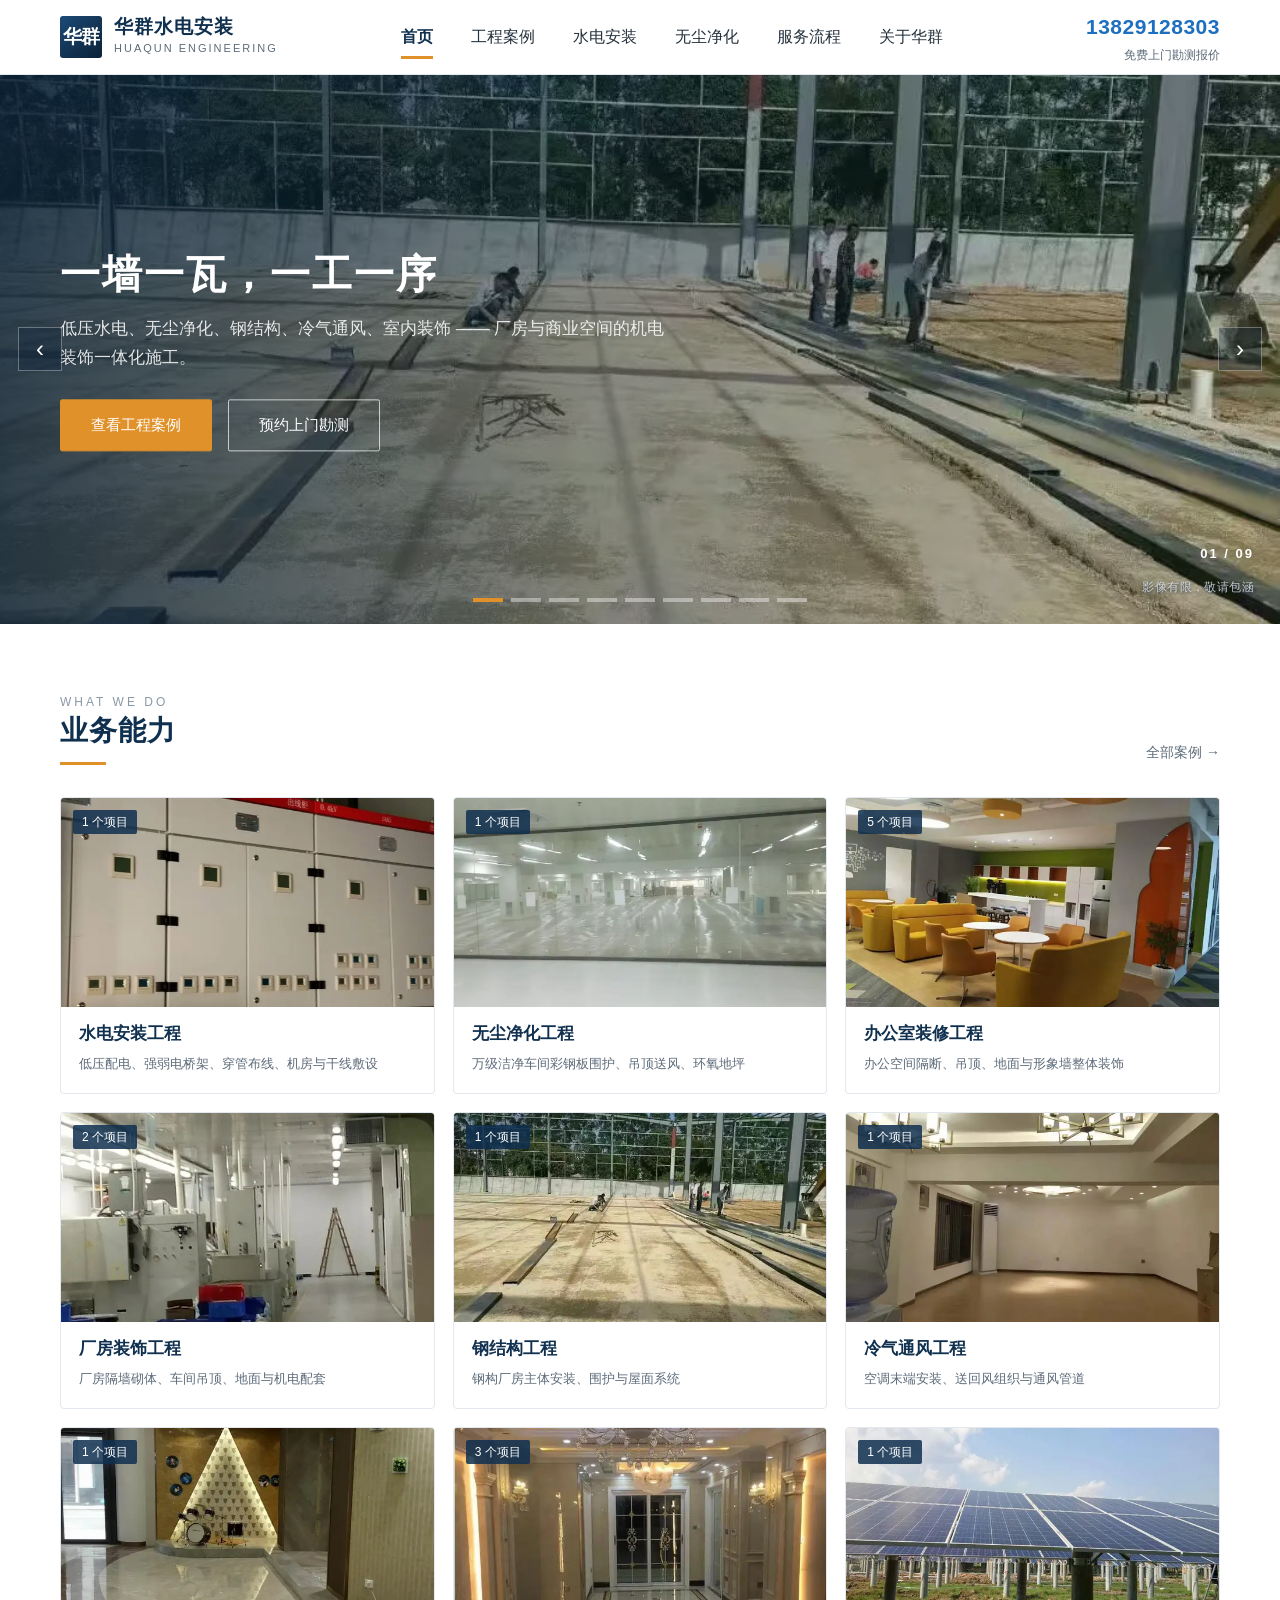
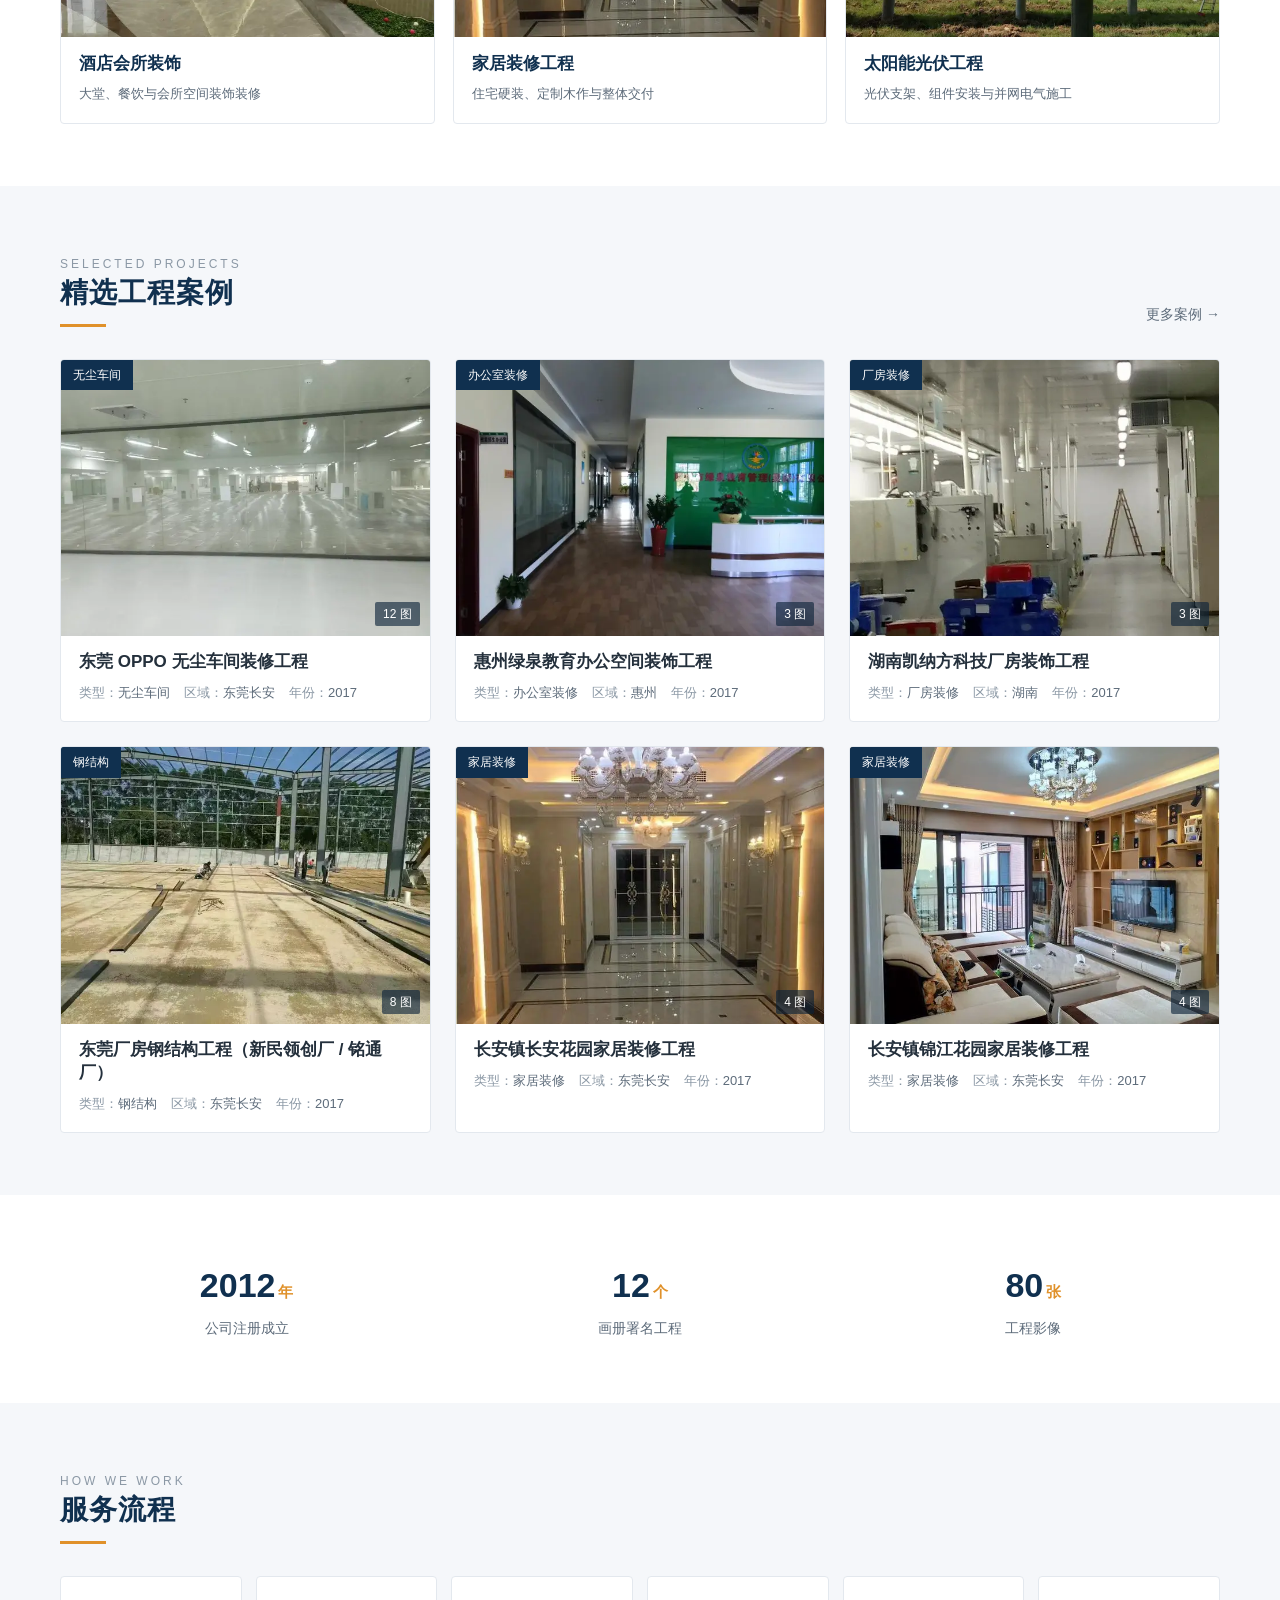
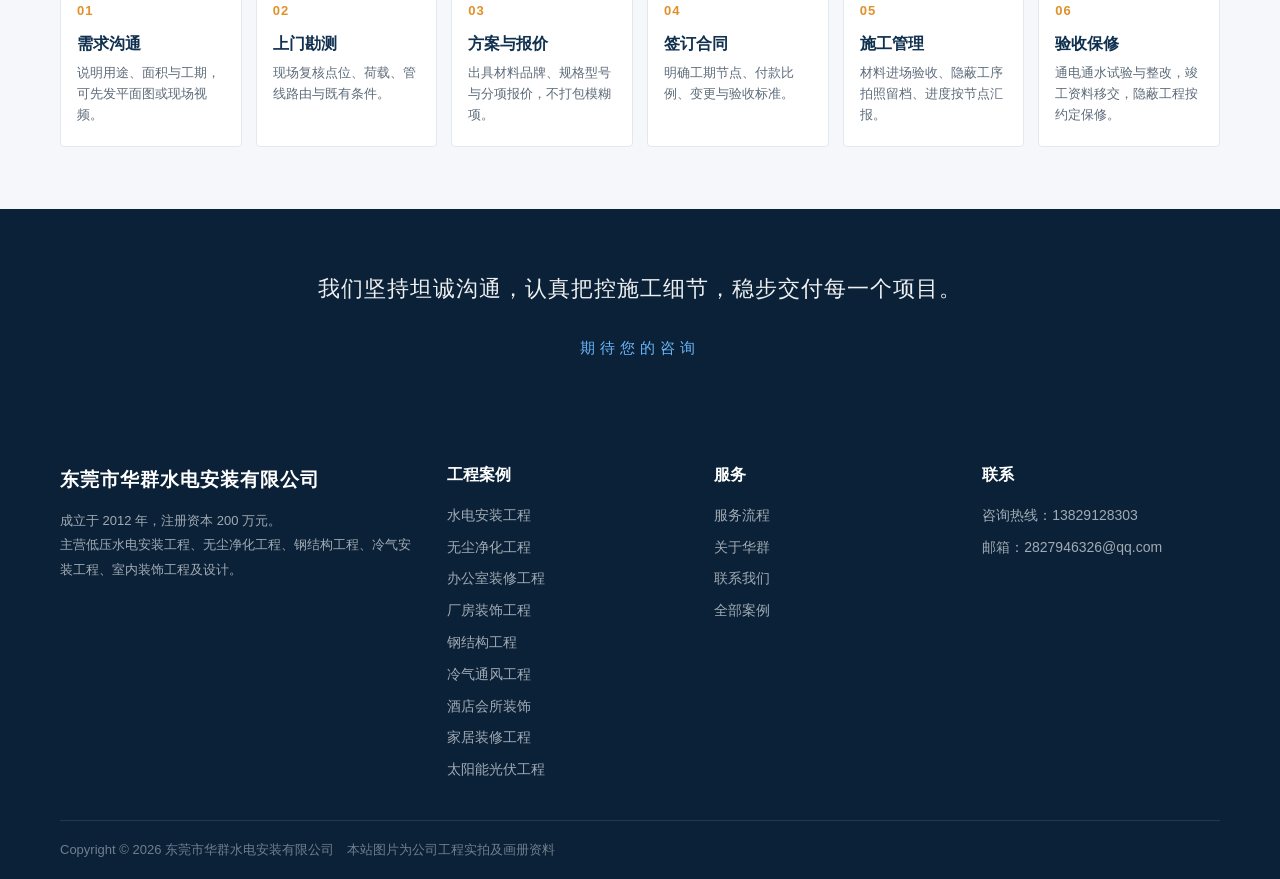
<file: index.html>
<!DOCTYPE html>
<html lang="zh-CN">
<head>
<meta charset="utf-8">
<meta name="viewport" content="width=device-width, initial-scale=1">
<title>东莞市华群水电安装有限公司 - 水电安装 · 无尘净化 · 厂房钢结构 · 办公室装饰工程</title>
<meta name="description" content="东莞长安镇水电安装、无尘净化车间、厂房钢结构、办公室与酒店装饰工程服务商，14 年工程经验，OPPO、正博、信佳等制造企业合作案例，附工程实拍图集。">
<link rel="stylesheet" href="assets/css/style.css?v=90b9bdb1">
</head>
<body>

<header class="hq-head"><div class="wrap">
  <a class="hq-logo" href="index.html">
    <span class="mark">华群</span>
    <span class="txt"><b>华群水电安装</b><i>HUAQUN ENGINEERING</i></span>
  </a>
  <button class="hq-burger" id="burger">☰</button>
  <nav class="hq-nav" id="nav">
    <a href="index.html">首页</a>
    <a href="cases.html">工程案例</a>
    <a href="cases.html?cat=hydro">水电安装</a>
    <a href="cases.html?cat=cleanroom">无尘净化</a>
    <a href="index.html#flow">服务流程</a>
    <a href="about.html">关于华群</a>
  </nav>
  <div class="hotline"><b data-fill-tel></b><i>免费上门勘测报价</i></div>
</div></header>

<section class="hero">
  <div class="hero-slides" id="slides"></div>
  <div class="hero-copy"><div class="wrap">
    <h1>一墙一瓦，一工一序</h1>
    <p>低压水电、无尘净化、钢结构、冷气通风、室内装饰 —— 厂房与商业空间的机电装饰一体化施工。</p>
    <a class="btn" href="cases.html">查看工程案例</a>
    <a class="btn ghost" href="about.html">预约上门勘测</a>
  </div></div>
  <button class="hero-arrow prev" id="hprev" aria-label="上一张">‹</button>
  <button class="hero-arrow next" id="hnext" aria-label="下一张">›</button>
  <div class="hero-count" id="hcount"></div>
  <div class="hero-note">影像有限，敬请包涵</div>
  <div class="hero-dots" id="dots"></div>
</section>

<section class="sec">
  <div class="wrap">
    <div class="sec-head">
      <div><div class="en">What We Do</div><h2 class="zh">业务能力</h2><div class="bar"></div></div>
      <a class="more" href="cases.html">全部案例 →</a>
    </div>
    <div class="cats" id="cats"></div>
  </div>
</section>

<section class="sec gray">
  <div class="wrap">
    <div class="sec-head">
      <div><div class="en">Selected Projects</div><h2 class="zh">精选工程案例</h2><div class="bar"></div></div>
      <a class="more" href="cases.html">更多案例 →</a>
    </div>
    <div class="grid" id="picked"></div>
  </div>
</section>

<section class="sec">
  <div class="wrap">
    <div class="stats" id="stats"></div>
  </div>
</section>

<section class="sec gray" id="flow">
  <div class="wrap">
    <div class="sec-head">
      <div><div class="en">How We Work</div><h2 class="zh">服务流程</h2><div class="bar"></div></div>
    </div>
    <ul class="flow">
      <li><span class="no">01</span><b>需求沟通</b><p>说明用途、面积与工期，可先发平面图或现场视频。</p></li>
      <li><span class="no">02</span><b>上门勘测</b><p>现场复核点位、荷载、管线路由与既有条件。</p></li>
      <li><span class="no">03</span><b>方案与报价</b><p>出具材料品牌、规格型号与分项报价，不打包模糊项。</p></li>
      <li><span class="no">04</span><b>签订合同</b><p>明确工期节点、付款比例、变更与验收标准。</p></li>
      <li><span class="no">05</span><b>施工管理</b><p>材料进场验收、隐蔽工序拍照留档、进度按节点汇报。</p></li>
      <li><span class="no">06</span><b>验收保修</b><p>通电通水试验与整改，竣工资料移交，隐蔽工程按约定保修。</p></li>
    </ul>
  </div>
</section>

<section class="words" id="words">
  <div class="wrap">
    <p class="words-say">我们坚持坦诚沟通，认真把控施工细节，稳步交付每一个项目。</p>
    <p class="words-hope">期待您的咨询</p>
  </div>
</section>

<footer class="foot">
  <div class="wrap">
    <div class="foot-grid">
      <div class="brand">
        <b>东莞市华群水电安装有限公司</b>
        <p>成立于 2012 年，注册资本 200 万元。<br>主营低压水电安装工程、无尘净化工程、钢结构工程、冷气安装工程、室内装饰工程及设计。</p>
      </div>
      <div><h4>工程案例</h4><ul id="foot-cats"></ul></div>
      <div><h4>服务</h4><ul>
        <li><a href="index.html#flow">服务流程</a></li>
        <li><a href="about.html">关于华群</a></li>
        <li><a href="about.html">联系我们</a></li>
        <li><a href="cases.html">全部案例</a></li>
      </ul></div>
      <div><h4>联系</h4><ul>
        <li>咨询热线：<span data-fill-tel></span></li>
        <li>邮箱：2827946326@qq.com</li>
      </ul></div>
    </div>
    <div class="foot-bar">
      <span>Copyright © <span id="year"></span> <span id="cname"></span>　本站图片为公司工程实拍及画册资料</span>
    </div>
  </div>
</footer>

<script src="data/cases.js?v=fcd2339f"></script>
<script src="assets/js/site.js?v=21f7fd93"></script>
<script>
  document.getElementById("foot-cats").innerHTML = window.HUAQUN.cats.map(function (k) {
    return '<li><a href="cases.html?cat=' + k.id + '">' + k.name + "</a></li>";
  }).join("");
</script>
</body>
</html>
</file>
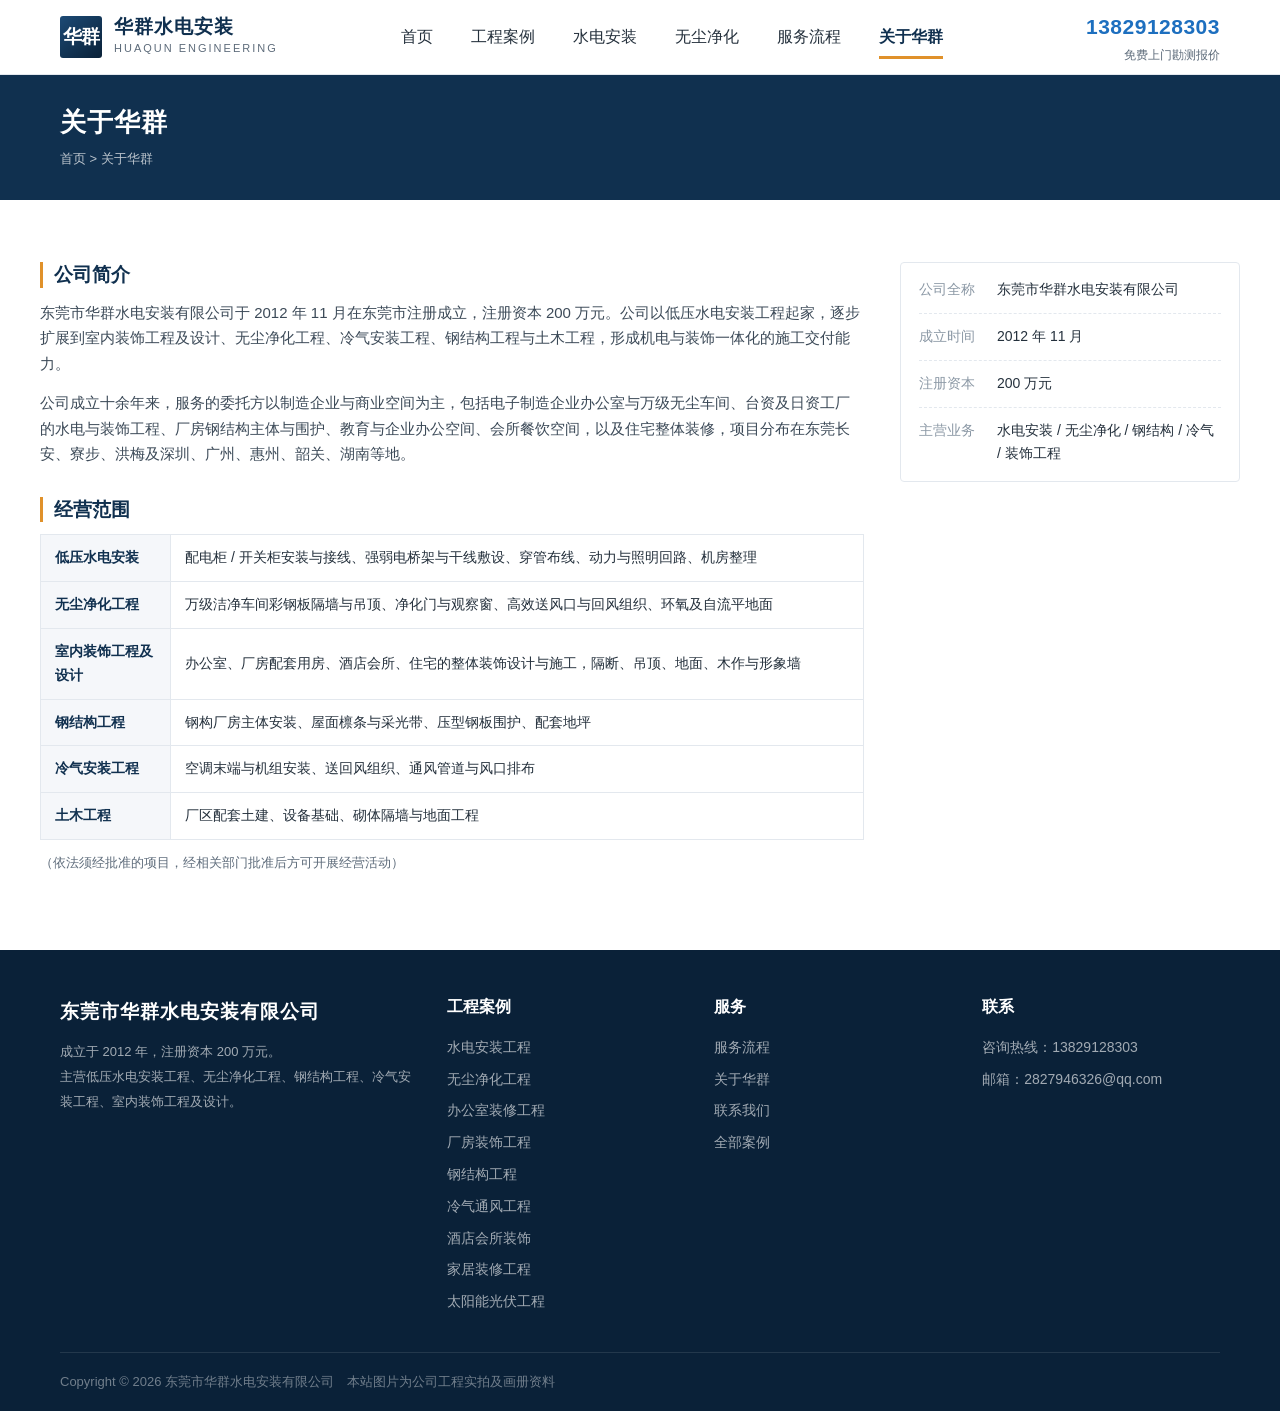
<file: about.html>
<!DOCTYPE html>
<html lang="zh-CN">
<head>
<meta charset="utf-8">
<meta name="viewport" content="width=device-width, initial-scale=1">
<title>关于华群 - 东莞市华群水电安装有限公司</title>
<meta name="description" content="东莞市华群水电安装有限公司成立于 2012 年，注册于东莞市长安镇，主营低压水电安装、无尘净化工程、钢结构工程、冷气安装与室内装饰工程及设计。">
<link rel="stylesheet" href="assets/css/style.css?v=90b9bdb1">
</head>
<body>

<header class="hq-head"><div class="wrap">
  <a class="hq-logo" href="index.html">
    <span class="mark">华群</span>
    <span class="txt"><b>华群水电安装</b><i>HUAQUN ENGINEERING</i></span>
  </a>
  <button class="hq-burger" id="burger">☰</button>
  <nav class="hq-nav" id="nav">
    <a href="index.html">首页</a>
    <a href="cases.html">工程案例</a>
    <a href="cases.html?cat=hydro">水电安装</a>
    <a href="cases.html?cat=cleanroom">无尘净化</a>
    <a href="index.html#flow">服务流程</a>
    <a href="about.html">关于华群</a>
  </nav>
  <div class="hotline"><b data-fill-tel></b><i>免费上门勘测报价</i></div>
</div></header>

<div class="page-hero"><div class="wrap">
  <h1>关于华群</h1>
  <div class="crumb"><a href="index.html">首页</a> &gt; 关于华群</div>
</div></div>

<div class="wrap sec">
  <div class="about-grid">
    <div class="prose">
      <h3>公司简介</h3>
      <p>东莞市华群水电安装有限公司于 2012 年 11 月在东莞市注册成立，注册资本 200 万元。公司以低压水电安装工程起家，逐步扩展到室内装饰工程及设计、无尘净化工程、冷气安装工程、钢结构工程与土木工程，形成机电与装饰一体化的施工交付能力。</p>
      <p>公司成立十余年来，服务的委托方以制造企业与商业空间为主，包括电子制造企业办公室与万级无尘车间、台资及日资工厂的水电与装饰工程、厂房钢结构主体与围护、教育与企业办公空间、会所餐饮空间，以及住宅整体装修，项目分布在东莞长安、寮步、洪梅及深圳、广州、惠州、韶关、湖南等地。</p>

      <h3>经营范围</h3>
      <table class="scope-table">
        <tr><th>低压水电安装</th><td>配电柜 / 开关柜安装与接线、强弱电桥架与干线敷设、穿管布线、动力与照明回路、机房整理</td></tr>
        <tr><th>无尘净化工程</th><td>万级洁净车间彩钢板隔墙与吊顶、净化门与观察窗、高效送风口与回风组织、环氧及自流平地面</td></tr>
        <tr><th>室内装饰工程及设计</th><td>办公室、厂房配套用房、酒店会所、住宅的整体装饰设计与施工，隔断、吊顶、地面、木作与形象墙</td></tr>
        <tr><th>钢结构工程</th><td>钢构厂房主体安装、屋面檩条与采光带、压型钢板围护、配套地坪</td></tr>
        <tr><th>冷气安装工程</th><td>空调末端与机组安装、送回风组织、通风管道与风口排布</td></tr>
        <tr><th>土木工程</th><td>厂区配套土建、设备基础、砌体隔墙与地面工程</td></tr>
      </table>
      <p style="margin-top:12px;font-size:13px;color:var(--ink-l)">（依法须经批准的项目，经相关部门批准后方可开展经营活动）</p>
    </div>

    <aside class="d-side">
      <ul class="d-info" id="side-info">
        <li><span>公司全称</span><em>东莞市华群水电安装有限公司</em></li>
        <li><span>成立时间</span><em>2012 年 11 月</em></li>
        <li><span>注册资本</span><em>200 万元</em></li>
        <li><span>主营业务</span><em>水电安装 / 无尘净化 / 钢结构 / 冷气 / 装饰工程</em></li>
      </ul>
    </aside>
  </div>
</div>

<footer class="foot">
  <div class="wrap">
    <div class="foot-grid">
      <div class="brand">
        <b>东莞市华群水电安装有限公司</b>
        <p>成立于 2012 年，注册资本 200 万元。<br>主营低压水电安装工程、无尘净化工程、钢结构工程、冷气安装工程、室内装饰工程及设计。</p>
      </div>
      <div><h4>工程案例</h4><ul id="foot-cats"></ul></div>
      <div><h4>服务</h4><ul>
        <li><a href="index.html#flow">服务流程</a></li>
        <li><a href="about.html">关于华群</a></li>
        <li><a href="about.html">联系我们</a></li>
        <li><a href="cases.html">全部案例</a></li>
      </ul></div>
      <div><h4>联系</h4><ul>
        <li>咨询热线：<span data-fill-tel></span></li>
        <li>邮箱：2827946326@qq.com</li>
      </ul></div>
    </div>
    <div class="foot-bar">
      <span>Copyright © <span id="year"></span> <span id="cname"></span>　本站图片为公司工程实拍及画册资料</span>
    </div>
  </div>
</footer>

<script src="data/cases.js?v=fcd2339f"></script>
<script src="assets/js/site.js?v=21f7fd93"></script>
<script>
  document.getElementById("foot-cats").innerHTML = window.HUAQUN.cats.map(function (k) {
    return '<li><a href="cases.html?cat=' + k.id + '">' + k.name + "</a></li>";
  }).join("");
</script>
</body>
</html>
</file>
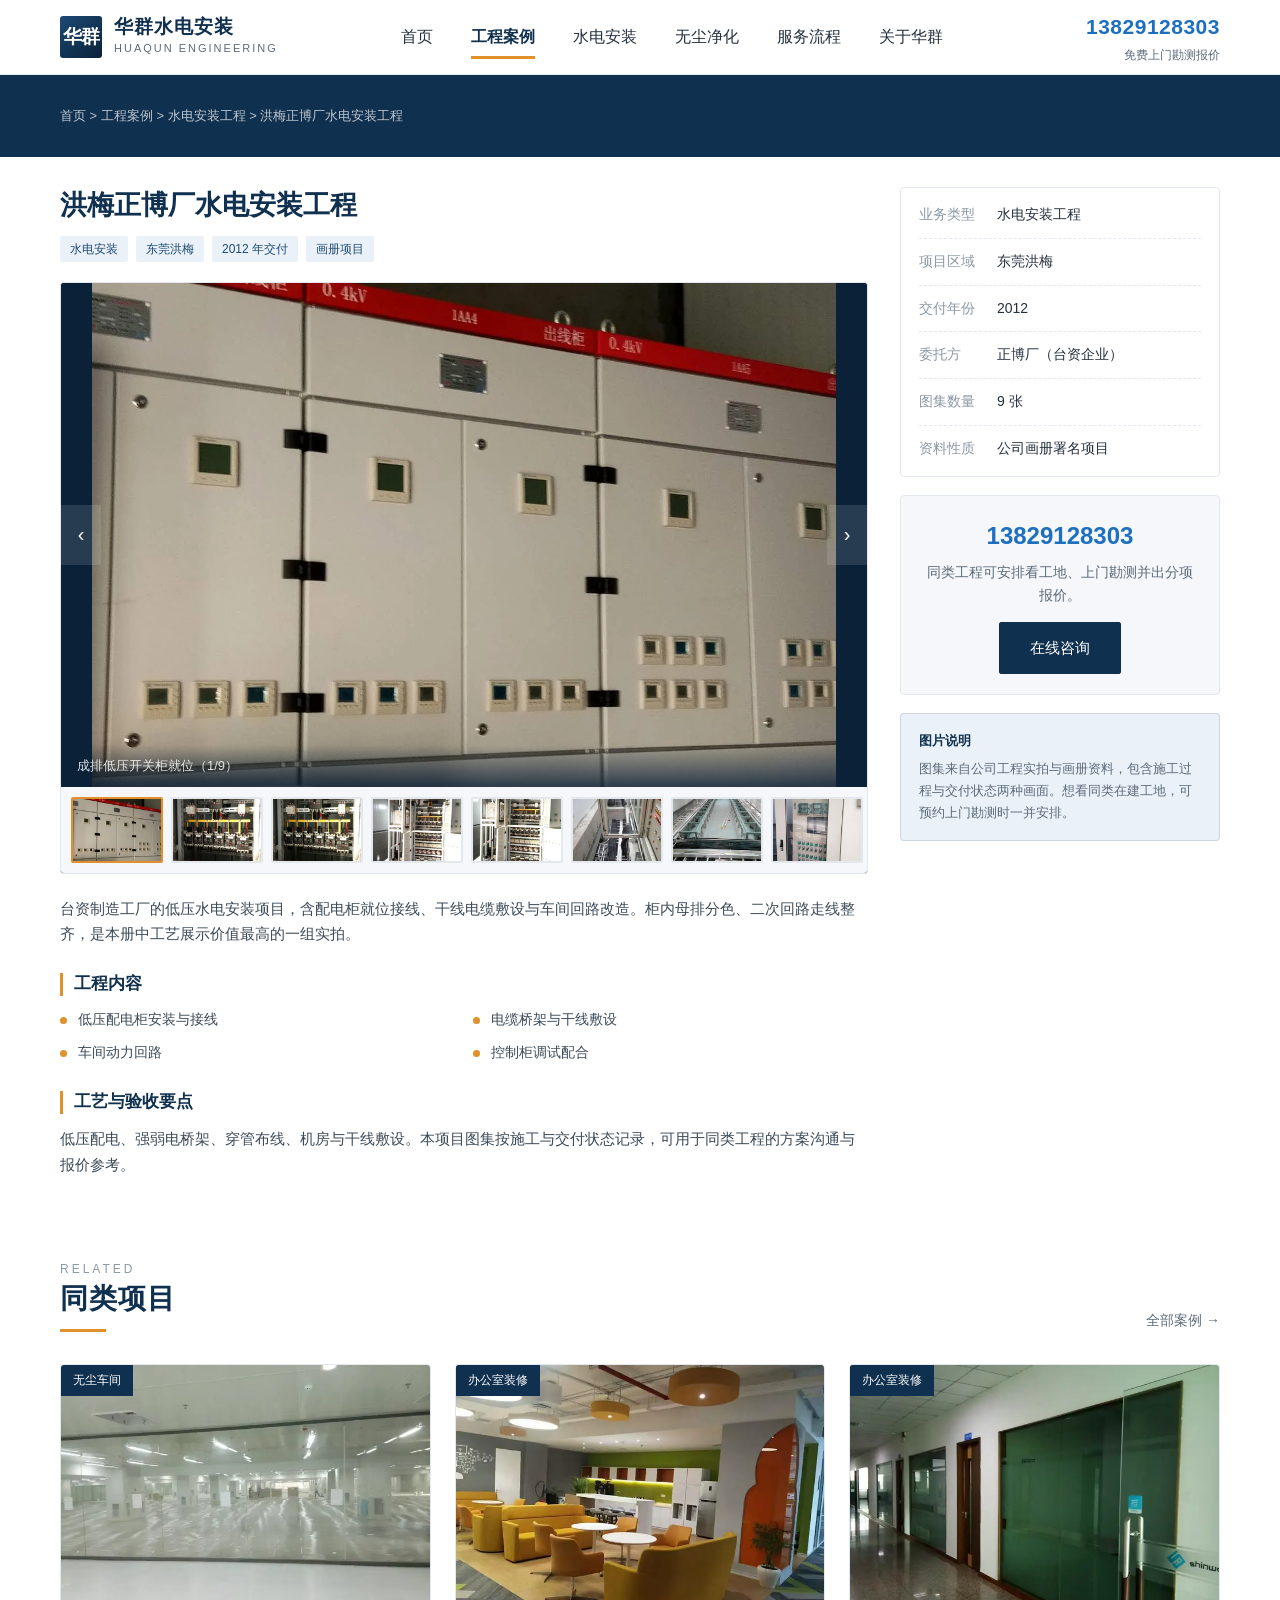
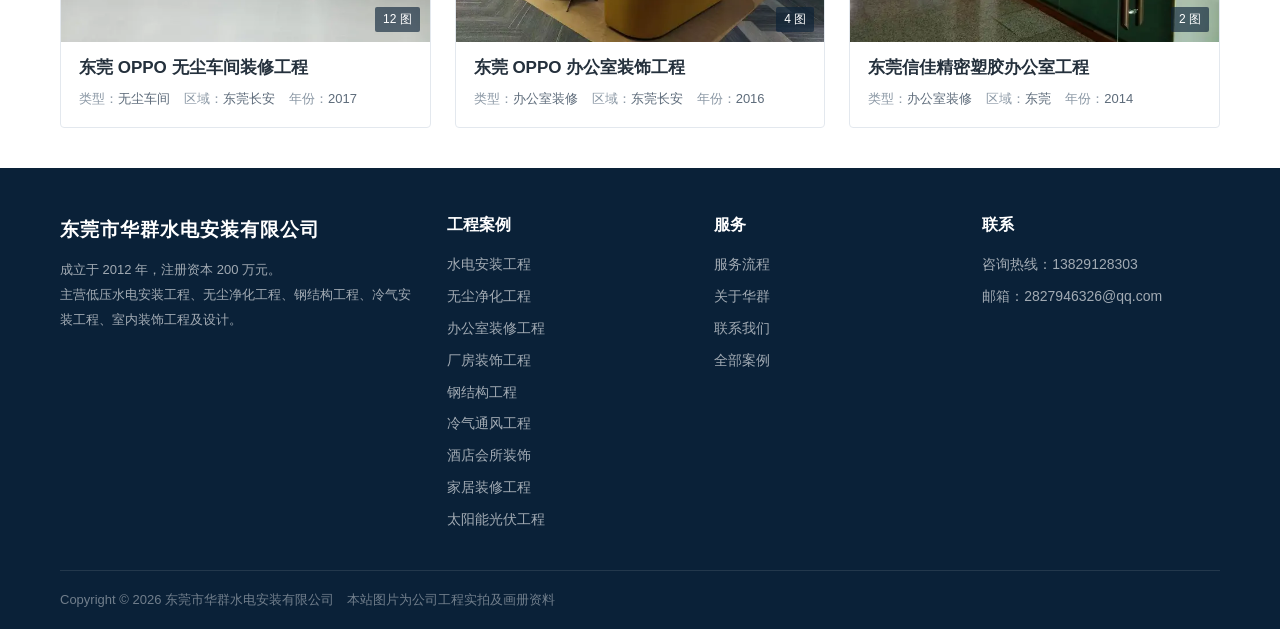
<file: case.html>
<!DOCTYPE html>
<html lang="zh-CN">
<head>
<meta charset="utf-8">
<meta name="viewport" content="width=device-width, initial-scale=1">
<title>工程详情 - 东莞市华群水电安装有限公司</title>
<link rel="stylesheet" href="assets/css/style.css?v=90b9bdb1">
</head>
<body>

<header class="hq-head"><div class="wrap">
  <a class="hq-logo" href="index.html">
    <span class="mark">华群</span>
    <span class="txt"><b>华群水电安装</b><i>HUAQUN ENGINEERING</i></span>
  </a>
  <button class="hq-burger" id="burger">☰</button>
  <nav class="hq-nav" id="nav">
    <a href="index.html">首页</a>
    <a href="cases.html">工程案例</a>
    <a href="cases.html?cat=hydro">水电安装</a>
    <a href="cases.html?cat=cleanroom">无尘净化</a>
    <a href="index.html#flow">服务流程</a>
    <a href="about.html">关于华群</a>
  </nav>
  <div class="hotline"><b data-fill-tel></b><i>免费上门勘测报价</i></div>
</div></header>

<div class="page-hero"><div class="wrap">
  <div class="crumb" id="crumb" style="margin-top:0"></div>
</div></div>

<div class="wrap" style="padding-top:30px">
  <div class="detail">
    <div>
      <div class="d-title" id="title"></div>
      <div class="gallery">
        <div class="stage" id="stage"></div>
        <div class="thumbs" id="thumbs"></div>
      </div>
      <div class="d-body" id="summary"></div>
    </div>
    <aside class="d-side">
      <ul class="d-info" id="info"></ul>
      <div class="d-cta">
        <span class="num" data-fill-tel></span>
        <p>同类工程可安排看工地、上门勘测并出分项报价。</p>
        <a class="btn dark" href="about.html">在线咨询</a>
      </div>
      <div class="notice" style="margin-top:18px">
        <b>图片说明</b>图集来自公司工程实拍与画册资料，包含施工过程与交付状态两种画面。想看同类在建工地，可预约上门勘测时一并安排。
      </div>
    </aside>
  </div>

  <div class="sec" style="padding-bottom:40px">
    <div class="sec-head">
      <div><div class="en">Related</div><h2 class="zh">同类项目</h2><div class="bar"></div></div>
      <a class="more" href="cases.html">全部案例 →</a>
    </div>
    <div class="grid" id="related"></div>
  </div>
</div>

<div class="lb" id="lb"></div>

<footer class="foot">
  <div class="wrap">
    <div class="foot-grid">
      <div class="brand">
        <b>东莞市华群水电安装有限公司</b>
        <p>成立于 2012 年，注册资本 200 万元。<br>主营低压水电安装工程、无尘净化工程、钢结构工程、冷气安装工程、室内装饰工程及设计。</p>
      </div>
      <div><h4>工程案例</h4><ul id="foot-cats"></ul></div>
      <div><h4>服务</h4><ul>
        <li><a href="index.html#flow">服务流程</a></li>
        <li><a href="about.html">关于华群</a></li>
        <li><a href="about.html">联系我们</a></li>
        <li><a href="cases.html">全部案例</a></li>
      </ul></div>
      <div><h4>联系</h4><ul>
        <li>咨询热线：<span data-fill-tel></span></li>
        <li>邮箱：2827946326@qq.com</li>
      </ul></div>
    </div>
    <div class="foot-bar">
      <span>Copyright © <span id="year"></span> <span id="cname"></span>　本站图片为公司工程实拍及画册资料</span>
    </div>
  </div>
</footer>

<script src="data/cases.js?v=fcd2339f"></script>
<script src="assets/js/site.js?v=21f7fd93"></script>
<script>
  document.getElementById("foot-cats").innerHTML = window.HUAQUN.cats.map(function (k) {
    return '<li><a href="cases.html?cat=' + k.id + '">' + k.name + "</a></li>";
  }).join("");
</script>
</body>
</html>
</file>
<file: assets/css/style.css>
:root {
  /* 全站只用三种颜色：藏青（结构）、琥珀（强调 / 操作）、蓝（电话 / 联系）
     其余一律是白、中性灰，或用白色透明度压深底 */
  --navy: #10304f;
  --navy-d: #0a2138;
  --navy-l: #1c4a75;
  --navy-05: #eaf1f8;
  --amber: #e0912a;
  --amber-d: #cf831f;
  --blue: #1d6fbf;
  --blue-l: #6cb4f7;
  --ink: #24303c;
  --ink-body: #3c4a58;
  --ink-l: #5d6b7a;
  --ink-2: #8b98a5;
  --line: #e3e8ee;
  --bg: #f5f7fa;
  --white: #fff;
  --radius: 4px;
  --shadow: 0 2px 12px rgba(16, 48, 79, .08);
  --shadow-h: 0 10px 28px rgba(16, 48, 79, .16);
  --maxw: 1200px;
}

* { box-sizing: border-box; }

html { -webkit-text-size-adjust: 100%; }

body {
  margin: 0;
  font-family: "PingFang SC", "Microsoft YaHei", "Hiragino Sans GB", "Source Han Sans SC", "Noto Sans CJK SC", sans-serif;
  color: var(--ink);
  background: var(--white);
  font-size: 15px;
  line-height: 1.7;
}

img { display: block; max-width: 100%; }
a { color: inherit; text-decoration: none; }
ul { margin: 0; padding: 0; list-style: none; }
h1, h2, h3, h4 { margin: 0; font-weight: 700; line-height: 1.35; }

.wrap { max-width: var(--maxw); margin: 0 auto; padding: 0 20px; }

/* ---------- header ---------- */
.hq-head { background: var(--white); border-bottom: 1px solid var(--line); position: sticky; top: 0; z-index: 60; }
.hq-head .wrap { display: flex; align-items: center; justify-content: space-between; height: 74px; }
.hq-logo { display: flex; align-items: center; gap: 12px; }
.hq-logo .mark {
  width: 42px; height: 42px; border-radius: 3px; flex: none;
  background: linear-gradient(140deg, var(--navy-l), var(--navy-d));
  color: #fff; font-size: 19px; font-weight: 800;
  display: flex; align-items: center; justify-content: center; letter-spacing: -1px;
}
.hq-logo .txt b { display: block; font-size: 19px; color: var(--navy); letter-spacing: 1px; line-height: 1.2; }
.hq-logo .txt i { display: block; font-style: normal; font-size: 11px; color: var(--ink-l); letter-spacing: 2px; }

.hq-nav { display: flex; gap: 6px; }
.hq-nav a {
  position: relative; padding: 26px 16px; font-size: 16px; color: var(--ink);
}
.hq-nav a:hover { color: var(--navy-l); }
.hq-nav a.on { color: var(--navy); font-weight: 700; }
.hq-nav a.on::after {
  content: ""; position: absolute; left: 16px; right: 16px; bottom: 18px; height: 3px; background: var(--amber);
}
.hq-head .hotline { text-align: right; margin-left: 20px; }
.hq-head .hotline b { display: block; font-size: 21px; color: var(--blue); font-weight: 800; letter-spacing: .5px; }
.hq-head .hotline i { display: block; font-style: normal; font-size: 12px; color: var(--ink-l); }

.hq-burger {
  display: none; width: 40px; height: 40px; border: 1px solid rgba(16, 48, 79, .2); border-radius: 3px;
  background: none; cursor: pointer; padding: 0; position: relative; font-size: 0; flex: none;
}
.hq-burger::before {
  content: ""; position: absolute; left: 11px; right: 11px; top: 12px; height: 2px;
  background: var(--navy); box-shadow: 0 6px 0 var(--navy), 0 12px 0 var(--navy);
}

/* ---------- hero ---------- */
.hero { position: relative; background: var(--navy-d); overflow: hidden; }
.hero-slides { position: relative; width: 100%; aspect-ratio: 21 / 9; max-height: 560px; }
.hero-slide {
  position: absolute; inset: 0; opacity: 0; transition: opacity .9s ease;
  background-size: cover; background-position: center;
}
.hero-slide.on { opacity: 1; }
.hero-slide::after { content: ""; position: absolute; inset: 0; background: linear-gradient(90deg, rgba(10, 33, 56, .82) 0%, rgba(10, 33, 56, .45) 45%, rgba(10, 33, 56, .15) 100%); }
.hero-copy { position: absolute; z-index: 3; top: 50%; left: 0; transform: translateY(-50%); width: 100%; }
.hero-copy .wrap { max-width: var(--maxw); }
.hero-copy h1 { color: #fff; font-size: 40px; letter-spacing: 2px; }
.hero-copy p { color: rgba(255, 255, 255, .86); font-size: 17px; margin: 14px 0 26px; max-width: 620px; }
.hero-dots { position: absolute; z-index: 4; bottom: 22px; left: 0; width: 100%; display: flex; gap: 8px; justify-content: center; }
.hero-dots button { width: 30px; height: 4px; border: 0; background: rgba(255, 255, 255, .4); cursor: pointer; padding: 0; }
.hero-dots button.on { background: var(--amber); }
.hero-arrow {
  position: absolute; z-index: 5; top: 50%; transform: translateY(-50%); width: 44px; height: 44px;
  border: 1px solid rgba(255, 255, 255, .32); background: rgba(10, 33, 56, .32); color: #fff;
  font-size: 24px; line-height: 1; cursor: pointer; transition: .22s;
}
.hero-arrow:hover { background: var(--amber); border-color: var(--amber); }
.hero-arrow.prev { left: 18px; }
.hero-arrow.next { right: 18px; }
.hero-count { position: absolute; z-index: 4; right: 26px; bottom: 58px; color: #fff; font-size: 13px; font-weight: 700; letter-spacing: 2px; }
.hero-note {
  position: absolute; z-index: 4; right: 26px; bottom: 26px;
  color: rgba(255, 255, 255, .72); font-size: 12px; letter-spacing: .4px;
  text-shadow: 0 1px 3px rgba(10, 33, 56, .8);
}

.btn {
  display: inline-block; padding: 12px 30px; border-radius: 2px; font-size: 15px;
  background: var(--amber); color: #fff; border: 1px solid var(--amber); cursor: pointer;
}
.btn:hover { background: var(--amber-d); border-color: var(--amber-d); }
.btn.ghost { background: transparent; border-color: rgba(255, 255, 255, .7); color: #fff; margin-left: 12px; }
.btn.ghost:hover { background: rgba(255, 255, 255, .12); }
.btn.dark { background: var(--navy); border-color: var(--navy); }
.btn.dark:hover { background: var(--navy-l); border-color: var(--navy-l); }

/* ---------- section ---------- */
.sec { padding: 62px 0; }
.sec.gray { background: var(--bg); }
.sec-head { display: flex; align-items: flex-end; justify-content: space-between; margin-bottom: 32px; }
.sec-head .zh { font-size: 28px; color: var(--navy); letter-spacing: 1px; }
.sec-head .en { font-size: 12px; color: var(--ink-2); letter-spacing: 3px; text-transform: uppercase; margin-top: 6px; }
.sec-head .bar { width: 46px; height: 3px; background: var(--amber); margin-top: 12px; }
.sec-head a.more { font-size: 14px; color: var(--ink-l); }
.sec-head a.more:hover { color: var(--amber); }

/* ---------- 业务能力 ---------- */
.cats { display: grid; grid-template-columns: repeat(3, 1fr); gap: 18px; }
.cat-card {
  position: relative; display: block; background: var(--white); border: 1px solid var(--line);
  border-radius: var(--radius); overflow: hidden; transition: .28s;
}
.cat-card:hover { box-shadow: var(--shadow-h); transform: translateY(-3px); border-color: transparent; }
.cat-card .ph { aspect-ratio: 16 / 9; overflow: hidden; background: var(--bg); }
.cat-card .ph img { width: 100%; height: 100%; object-fit: cover; transition: transform .5s; }
.cat-card:hover .ph img { transform: scale(1.06); }
.cat-card .bd { padding: 16px 18px 18px; }
.cat-card h4 { font-size: 17px; color: var(--navy); }
.cat-card p { margin: 7px 0 0; font-size: 13px; color: var(--ink-l); line-height: 1.65; }
.cat-card .n { position: absolute; top: 12px; left: 12px; background: rgba(16, 48, 79, .85); color: #fff; font-size: 12px; padding: 2px 9px; border-radius: 2px; }

/* ---------- 案例卡片 ---------- */
.grid { display: grid; grid-template-columns: repeat(3, 1fr); gap: 24px; }
.card {
  background: var(--white); border: 1px solid var(--line); border-radius: var(--radius);
  overflow: hidden; display: block; transition: .28s;
}
.card:hover { box-shadow: var(--shadow-h); transform: translateY(-3px); border-color: transparent; }
.card .ph { position: relative; aspect-ratio: 4 / 3; overflow: hidden; background: var(--bg); }
.card .ph img { width: 100%; height: 100%; object-fit: cover; transition: transform .5s; }
.card:hover .ph img { transform: scale(1.05); }
.card .tag { position: absolute; top: 0; left: 0; background: var(--navy); color: #fff; font-size: 12px; padding: 5px 12px; }
.card .cnt { position: absolute; right: 10px; bottom: 10px; background: rgba(10, 33, 56, .62); color: #fff; font-size: 12px; padding: 2px 8px; border-radius: 2px; }
.card .bd { padding: 15px 18px 17px; }
.card .bd h4 { font-size: 17px; color: var(--ink); }
.card:hover .bd h4 { color: var(--navy-l); }
.card .meta { margin-top: 8px; font-size: 13px; color: var(--ink-l); display: flex; flex-wrap: wrap; gap: 4px 14px; }
.card .meta b { color: var(--ink-2); font-weight: 400; }

/* ---------- 筛选条 ---------- */
.page-hero { background: var(--navy); color: #fff; padding: 30px 0; }
.page-hero h1 { font-size: 26px; letter-spacing: 1px; }
.page-hero .crumb { font-size: 13px; color: rgba(255, 255, 255, .72); margin-top: 8px; }
.page-hero .crumb a:hover { color: var(--amber); }

.filters { background: var(--white); border: 1px solid var(--line); border-top: 0; border-radius: 0 0 var(--radius) var(--radius); box-shadow: var(--shadow); }
.f-row { display: flex; align-items: flex-start; padding: 12px 18px; border-bottom: 1px dashed var(--line); }
.f-row:last-child { border-bottom: 0; }
.f-row .lb { flex: none; width: 74px; color: var(--ink-2); font-size: 14px; padding-top: 4px; }
.f-row .op { display: flex; flex-wrap: wrap; gap: 6px 4px; }
.f-row .op a {
  font-size: 14px; padding: 3px 12px; border-radius: 2px; color: var(--ink); line-height: 1.6;
}
.f-row .op a:hover { color: var(--amber); }
.f-row .op a.on { background: var(--amber); color: #fff; }
.f-count { padding: 16px 2px 18px; font-size: 14px; color: var(--ink-l); display: flex; justify-content: space-between; align-items: center; flex-wrap: wrap; gap: 10px; }
.f-count b { color: var(--amber); font-size: 17px; }
.f-count .reset { color: var(--ink-l); cursor: pointer; }
.f-count .reset:hover { color: var(--amber); }

.pager { display: flex; gap: 6px; justify-content: center; margin-top: 36px; flex-wrap: wrap; }
.pager button {
  min-width: 36px; height: 36px; border: 1px solid var(--line); background: #fff; cursor: pointer;
  font-size: 14px; color: var(--ink); border-radius: 2px; padding: 0 10px;
}
.pager button:hover:not(:disabled) { border-color: var(--amber); color: var(--amber); }
.pager button.on { background: var(--amber); border-color: var(--amber); color: #fff; }
.pager button:disabled { color: rgba(16, 48, 79, .28); cursor: not-allowed; }

.empty { padding: 70px 0; text-align: center; color: var(--ink-l); background: var(--white); border: 1px dashed var(--line); border-radius: var(--radius); }
.empty b { display: block; font-size: 18px; color: var(--navy); margin-bottom: 8px; }

/* ---------- 详情页 ---------- */
.detail { display: grid; grid-template-columns: minmax(0, 1fr) 320px; gap: 32px; align-items: start; }
.gallery { border: 1px solid var(--line); border-radius: var(--radius); overflow: hidden; background: var(--navy-d); }
.gallery .stage { position: relative; aspect-ratio: 16 / 10; background: var(--navy-d); cursor: zoom-in; }
.gallery .stage img { position: absolute; inset: 0; width: 100%; height: 100%; object-fit: contain; }
.gallery .stage .cap {
  position: absolute; left: 0; right: 0; bottom: 0; padding: 10px 16px; font-size: 13px; color: rgba(255, 255, 255, .85);
  background: linear-gradient(transparent, rgba(10, 33, 56, .78));
}
.gallery .stage .nav { position: absolute; top: 50%; transform: translateY(-50%); z-index: 3; width: 40px; height: 60px; border: 0; background: rgba(255, 255, 255, .12); color: #fff; font-size: 20px; cursor: pointer; }
.gallery .stage .nav:hover { background: rgba(224, 145, 42, .85); }
.gallery .stage .nav.prev { left: 0; }
.gallery .stage .nav.next { right: 0; }
.thumbs { display: flex; gap: 8px; padding: 10px; overflow-x: auto; background: var(--bg); }
.thumbs button { flex: none; width: 92px; height: 66px; border: 2px solid transparent; padding: 0; background: var(--line); cursor: pointer; border-radius: 2px; overflow: hidden; }
.thumbs button img { width: 100%; height: 100%; object-fit: cover; }
.thumbs button.on { border-color: var(--amber); }

.d-side { position: sticky; top: 90px; }
.d-info { border: 1px solid var(--line); border-radius: var(--radius); padding: 4px 18px; background: var(--white); }
.d-info li { display: flex; font-size: 14px; padding: 11px 0; border-bottom: 1px dashed var(--line); }
.d-info li:last-child { border-bottom: 0; }
.d-info li span { flex: none; width: 78px; color: var(--ink-2); }
.d-info li em { font-style: normal; color: var(--ink); }
.d-cta { margin-top: 18px; border: 1px solid var(--line); border-radius: var(--radius); padding: 20px; background: var(--bg); text-align: center; }
.d-cta p { margin: 0 0 14px; font-size: 14px; color: var(--ink-l); }
.d-cta .num { font-size: 24px; font-weight: 800; color: var(--blue); display: block; margin-bottom: 4px; }

.d-title { margin-bottom: 20px; }
.d-title h1 { font-size: 27px; color: var(--navy); }
.d-title .tags { display: flex; gap: 8px; margin-top: 12px; flex-wrap: wrap; }
.d-title .tags i { font-style: normal; font-size: 12px; color: var(--navy-l); background: var(--navy-05); padding: 3px 10px; border-radius: 2px; }
.d-body { margin: 22px 0 0; font-size: 15px; color: var(--ink-body); }
.d-body p { margin: 0 0 14px; text-indent: 0; }
.d-body h3 { font-size: 17px; color: var(--navy); margin: 26px 0 12px; padding-left: 11px; border-left: 3px solid var(--amber); }
.scope-list { display: grid; grid-template-columns: repeat(2, 1fr); gap: 10px 18px; }
.scope-list li { font-size: 14px; color: var(--ink-body); padding-left: 18px; position: relative; }
.scope-list li::before { content: ""; position: absolute; left: 0; top: 9px; width: 7px; height: 7px; background: var(--amber); border-radius: 50%; }

/* ---------- 数据条 / 流程 ---------- */
.stats { display: grid; grid-template-columns: repeat(3, 1fr); gap: 20px; text-align: center; }
.stats b { display: block; font-size: 34px; color: var(--navy); font-weight: 800; }
.stats b i { font-style: normal; font-size: 15px; color: var(--amber); margin-left: 3px; }
.stats span { font-size: 14px; color: var(--ink-l); }

.flow { display: grid; grid-template-columns: repeat(6, 1fr); gap: 14px; }
.flow li { background: var(--white); border: 1px solid var(--line); border-radius: var(--radius); padding: 20px 16px; position: relative; }
.flow li b { display: block; font-size: 16px; color: var(--navy); margin: 8px 0 6px; }
.flow li p { margin: 0; font-size: 13px; color: var(--ink-l); line-height: 1.6; }
.flow li .no { font-size: 13px; color: var(--amber); font-weight: 800; letter-spacing: 1px; }

.words { background: var(--navy-d); padding: 58px 0; text-align: center; }
.words-say { margin: 0 auto; max-width: 820px; color: rgba(255, 255, 255, .93); font-size: 22px; line-height: 2; letter-spacing: 1px; }
.words-hope { margin: 24px 0 0; color: var(--blue-l); font-size: 15px; letter-spacing: 5px; }

/* ---------- about ---------- */
.about-grid { display: grid; grid-template-columns: minmax(0, 1fr) 340px; gap: 36px; align-items: start; }
.prose h3 { font-size: 19px; color: var(--navy); margin: 30px 0 12px; padding-left: 11px; border-left: 3px solid var(--amber); }
.prose h3:first-child { margin-top: 0; }
.prose p { margin: 0 0 14px; color: var(--ink-body); }
.scope-table { width: 100%; border-collapse: collapse; font-size: 14px; }
.scope-table th, .scope-table td { border: 1px solid var(--line); padding: 11px 14px; text-align: left; }
.scope-table th { background: var(--bg); color: var(--navy); font-weight: 700; width: 130px; }
.notice { background: var(--navy-05); border: 1px solid rgba(16, 48, 79, .14); border-radius: var(--radius); padding: 16px 18px; font-size: 13px; color: var(--ink-l); }
.notice b { display: block; margin-bottom: 6px; color: var(--navy); }

/* ---------- footer ---------- */
.foot { background: var(--navy-d); color: rgba(255, 255, 255, .62); padding: 46px 0 0; font-size: 14px; }
.foot-grid { display: grid; grid-template-columns: 1.5fr repeat(3, 1fr); gap: 30px; padding-bottom: 34px; }
.foot h4 { color: #fff; font-size: 16px; margin-bottom: 14px; }
.foot li { padding: 4px 0; }
.foot a:hover { color: var(--amber); }
.foot .brand b { color: #fff; font-size: 19px; letter-spacing: 1px; }
.foot .brand p { margin: 12px 0 0; line-height: 1.9; font-size: 13px; }
.foot-bar { border-top: 1px solid rgba(255, 255, 255, .1); padding: 18px 0; font-size: 13px; color: rgba(255, 255, 255, .42); display: flex; justify-content: space-between; gap: 12px; flex-wrap: wrap; }

/* ---------- lightbox ---------- */
#lb { position: fixed; inset: 0; z-index: 100; background: rgba(10, 33, 56, .94); display: none; }
#lb.on { display: block; }
#lb img { position: absolute; top: 50%; left: 50%; transform: translate(-50%, -50%); max-width: 92vw; max-height: 86vh; }
#lb .x { position: absolute; top: 18px; right: 24px; color: #fff; font-size: 30px; background: none; border: 0; cursor: pointer; }
#lb .cap { position: absolute; bottom: 20px; left: 0; right: 0; text-align: center; color: rgba(255, 255, 255, .75); font-size: 14px; }

/* ---------- 移动端 ---------- */
@media (max-width: 1000px) {
  .cats, .grid { grid-template-columns: repeat(2, 1fr); }
  .flow { grid-template-columns: repeat(3, 1fr); }
  .stats { grid-template-columns: repeat(2, 1fr); }
  .detail, .about-grid { grid-template-columns: minmax(0, 1fr); }
  .d-side { position: static; }
  .hero-slides { aspect-ratio: 16 / 10; }
  .hero-copy h1 { font-size: 28px; }
}

@media (max-width: 720px) {
  .hq-head .wrap { height: 60px; }
  .hq-nav {
    display: none; position: absolute; top: 60px; left: 0; right: 0; background: #fff;
    flex-direction: column; border-bottom: 1px solid var(--line); box-shadow: var(--shadow);
  }
  .hq-nav.open { display: flex; }
  .hq-nav a { padding: 14px 20px; border-top: 1px solid var(--line); }
  .hq-nav a.on::after { display: none; }
  .hq-burger { display: block; }
  .hq-head .hotline { display: none; }
  .cats, .grid, .stats, .scope-list { grid-template-columns: 1fr; }
  .words { padding: 36px 0; }
  .words-say { font-size: 16px; line-height: 1.95; letter-spacing: .5px; }
  .words-hope { margin-top: 16px; font-size: 13px; letter-spacing: 3px; }
  .flow { grid-template-columns: repeat(2, 1fr); }
  .sec { padding: 40px 0; }
  .sec-head .zh { font-size: 22px; }
  .hero-slides { aspect-ratio: 1 / 1; max-height: none; }
  .hero-copy h1 { font-size: 23px; letter-spacing: 0; }
  .hero-copy p { font-size: 14px; margin-bottom: 18px; }
  .hero-arrow, .hero-count { display: none; }
  .hero-note { left: 0; right: 0; bottom: 34px; font-size: 11px; letter-spacing: .5px; text-align: center; }
  .hero-dots { bottom: 12px; }
  .btn { padding: 10px 20px; font-size: 14px; }
  .btn.ghost { margin-left: 0; margin-top: 10px; }
  .f-row { flex-direction: column; }
  .f-row .lb { width: auto; padding-top: 0; margin-bottom: 4px; }
  .foot-grid { grid-template-columns: 1fr 1fr; }
}
</file>
